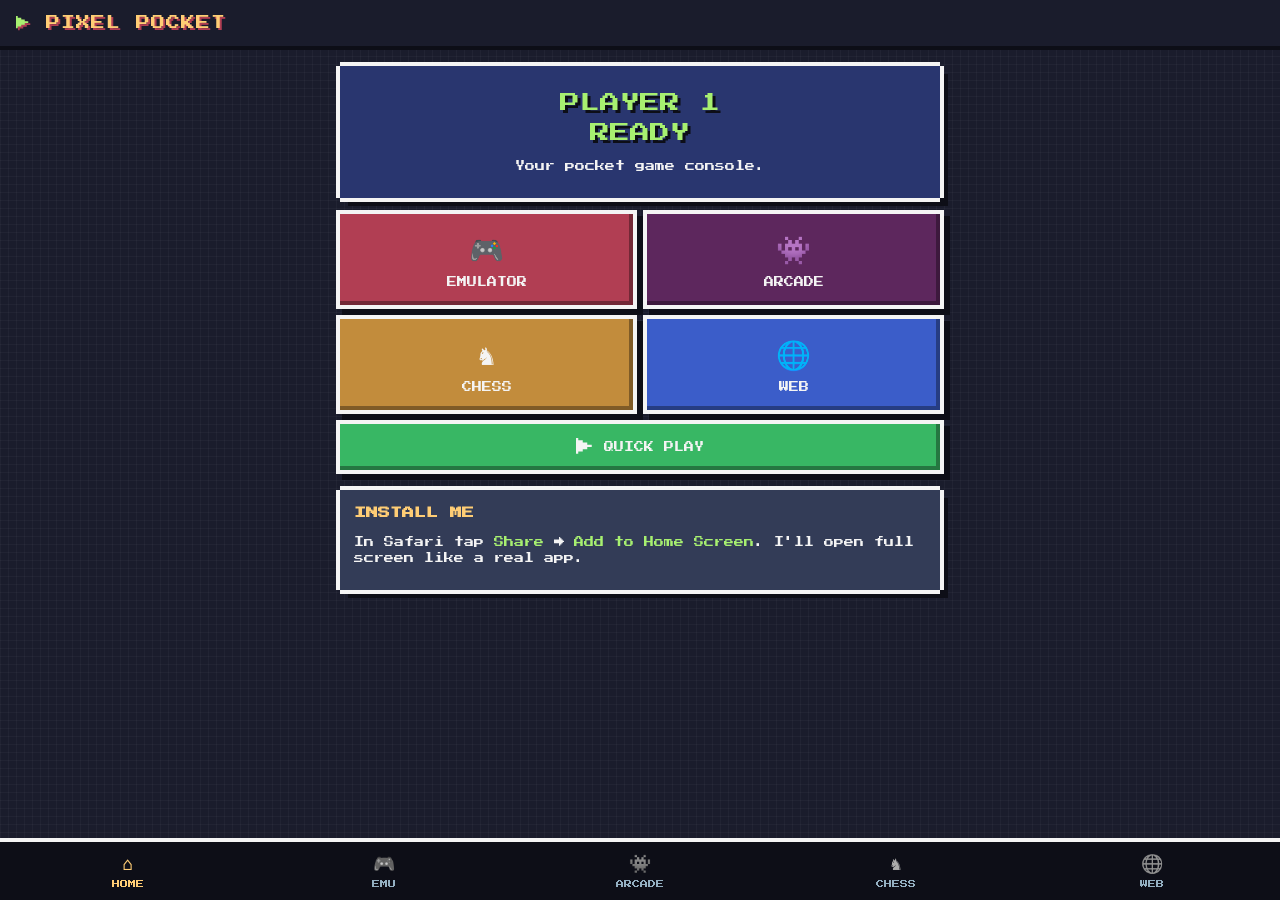
<file: index.html>
<!doctype html>
<html lang="en">
<head>
<meta charset="utf-8">
<meta name="viewport" content="width=device-width, initial-scale=1, viewport-fit=cover, user-scalable=no">
<title>Pixel Pocket</title>
<meta name="apple-mobile-web-app-capable" content="yes">
<meta name="mobile-web-app-capable" content="yes">
<meta name="apple-mobile-web-app-status-bar-style" content="black-translucent">
<meta name="apple-mobile-web-app-title" content="Pixel Pocket">
<meta name="theme-color" content="#1a1c2c">
<link rel="manifest" href="manifest.webmanifest">
<link rel="apple-touch-icon" href="icon-180.png">
<link rel="icon" type="image/png" href="icon-192.png">
<link rel="preconnect" href="https://fonts.googleapis.com">
<link href="https://fonts.googleapis.com/css2?family=Press+Start+2P&display=swap" rel="stylesheet">
<link rel="stylesheet" href="style.css">
</head>
<body>
<header class="top">
  <div class="logo"><span class="blink">&#9654;</span> PIXEL POCKET</div>
</header>

<main>
  <!-- HOME -->
  <section id="view-home" class="view active">
    <div class="panel hero">
      <div class="hero-title">PLAYER 1<br>READY</div>
      <p class="small">Your pocket game console.</p>
    </div>
    <div class="grid2">
      <button class="tile" data-go="games"><span class="ico">&#127918;</span>EMULATOR</button>
      <button class="tile" data-go="arcade"><span class="ico">&#128126;</span>ARCADE</button>
      <button class="tile" data-href="chess.html"><span class="ico">&#9822;&#65038;</span>CHESS</button>
      <button class="tile" data-go="web"><span class="ico">&#127760;</span>WEB</button>
      <button class="tile wide" id="home-continue"><span class="ico">&#9654;</span>CONTINUE</button>
    </div>
    <div class="panel" id="install-hint">
      <h3>INSTALL ME</h3>
      <p class="small">In Safari tap <b>Share</b> &#8594; <b>Add to Home Screen</b>. I'll open full screen like a real app.</p>
    </div>
  </section>

  <!-- EMULATOR LIBRARY -->
  <section id="view-games" class="view">
    <div class="panel">
      <h3>GAME LIBRARY</h3>
      <p class="small">Load game files from your iPhone (Files app). Use games you own or free homebrew.</p>
      <label class="btn big" for="rom-input">+ ADD GAME FILE</label>
      <input id="rom-input" type="file" multiple hidden>
      <p class="tiny" id="storage-info"></p>
    </div>
    <div class="chips" id="filter-chips"></div>
    <div id="library"></div>
    <div class="panel">
      <h3>SUPPORTED</h3>
      <ul class="small list">
        <li><b>GB / GBC</b> .gb .gbc</li>
        <li><b>GBA</b> .gba</li>
        <li><b>NES</b> .nes</li>
        <li><b>SNES</b> .sfc .smc</li>
        <li><b>GENESIS</b> .md .gen .smd .bin</li>
        <li><b>PS1</b> .chd .pbp .iso .bin (single file)</li>
        <li><b>.zip / .7z</b> you'll pick the system</li>
      </ul>
      <p class="tiny">PS1 tip: one-file formats (.chd or .pbp) work best. Multi-file .cue + .bin sets won't load.</p>
    </div>
  </section>

  <!-- ARCADE -->
  <section id="view-arcade" class="view">
    <div class="panel">
      <h3>ARCADE</h3>
      <p class="small">Built-in games. No files needed. They work offline too.</p>
    </div>
    <div id="arcade-list"></div>
  </section>

  <!-- WEB -->
  <section id="view-web" class="view">
    <div class="panel">
      <h3>AD BLOCK SETUP</h3>
      <p class="small">iPhones only let ad blockers run inside Safari or at the network level. A home-screen app can't do it. Do this once and it covers Safari everywhere:</p>
      <ol class="small list steps">
        <li>Install <b>AdGuard</b> (free) from the App Store.</li>
        <li>Open it and turn protection on.</li>
        <li>Go to <b>Settings &#8594; Apps &#8594; Safari &#8594; Extensions</b>. Turn on every AdGuard item.</li>
        <li>Done. Links below open in Safari with ads blocked.</li>
      </ol>
      <details class="small">
        <summary>BLOCK ADS IN EVERY APP (optional)</summary>
        <ol class="list steps">
          <li>Make a free account at <b>nextdns.io</b>.</li>
          <li>In <b>Privacy</b>, add the "AdGuard DNS filter" blocklist.</li>
          <li>In <b>Setup</b>, choose iOS and install the profile it gives you.</li>
          <li>Approve it in <b>Settings &#8594; General &#8594; VPN &amp; Device Management</b>.</li>
        </ol>
        <p class="tiny">No blocker catches 100% of ads, and some sites stop working when they detect one.</p>
      </details>
    </div>

    <div class="panel">
      <h3>FREE ANIME (LEGAL)</h3>
      <div class="links" id="links-anime"></div>
    </div>

    <div class="panel">
      <h3>MY LINKS</h3>
      <form id="link-form" class="row">
        <input id="link-name" placeholder="NAME" maxlength="20" autocomplete="off">
        <input id="link-url" placeholder="https://..." inputmode="url" autocomplete="off">
        <button class="btn" type="submit">ADD</button>
      </form>
      <div class="links" id="links-mine"></div>
    </div>

    <div class="panel">
      <h3>FREE GAMES TO EMULATE</h3>
      <p class="small">Legal homebrew games, made by indie devs for old consoles:</p>
      <div class="links" id="links-homebrew"></div>
    </div>
  </section>
</main>

<nav class="tabs">
  <button data-go="home" class="on"><span>&#8962;</span>HOME</button>
  <button data-go="games"><span>&#127918;</span>EMU</button>
  <button data-go="arcade"><span>&#128126;</span>ARCADE</button>
  <button data-href="chess.html"><span>&#9822;&#65038;</span>CHESS</button>
  <button data-go="web"><span>&#127760;</span>WEB</button>
</nav>

<!-- System picker modal -->
<div class="modal" id="sys-modal" hidden>
  <div class="panel">
    <h3>WHICH SYSTEM?</h3>
    <p class="small" id="sys-file"></p>
    <div class="grid2" id="sys-buttons"></div>
    <button class="btn ghost" id="sys-cancel">CANCEL</button>
  </div>
</div>

<!-- Arcade player -->
<div class="arcade-screen" id="arcade-screen" hidden>
  <div class="arcade-top">
    <button class="btn" id="arcade-exit">&#9664; EXIT</button>
    <span id="arcade-title"></span>
    <span id="arcade-score">0</span>
  </div>
  <canvas id="arcade-canvas" width="160" height="144"></canvas>
  <div class="pad">
    <div class="dpad">
      <button data-k="up" class="u">&#9650;</button>
      <button data-k="left" class="l">&#9664;</button>
      <button data-k="right" class="r">&#9654;</button>
      <button data-k="down" class="d">&#9660;</button>
    </div>
    <button class="abtn" data-k="a">A</button>
  </div>
</div>

<div class="toast" id="toast" hidden></div>

<script src="game-snake.js"></script>
<script src="game-dodge.js"></script>
<script src="app.js"></script>
</body>
</html>
</file>
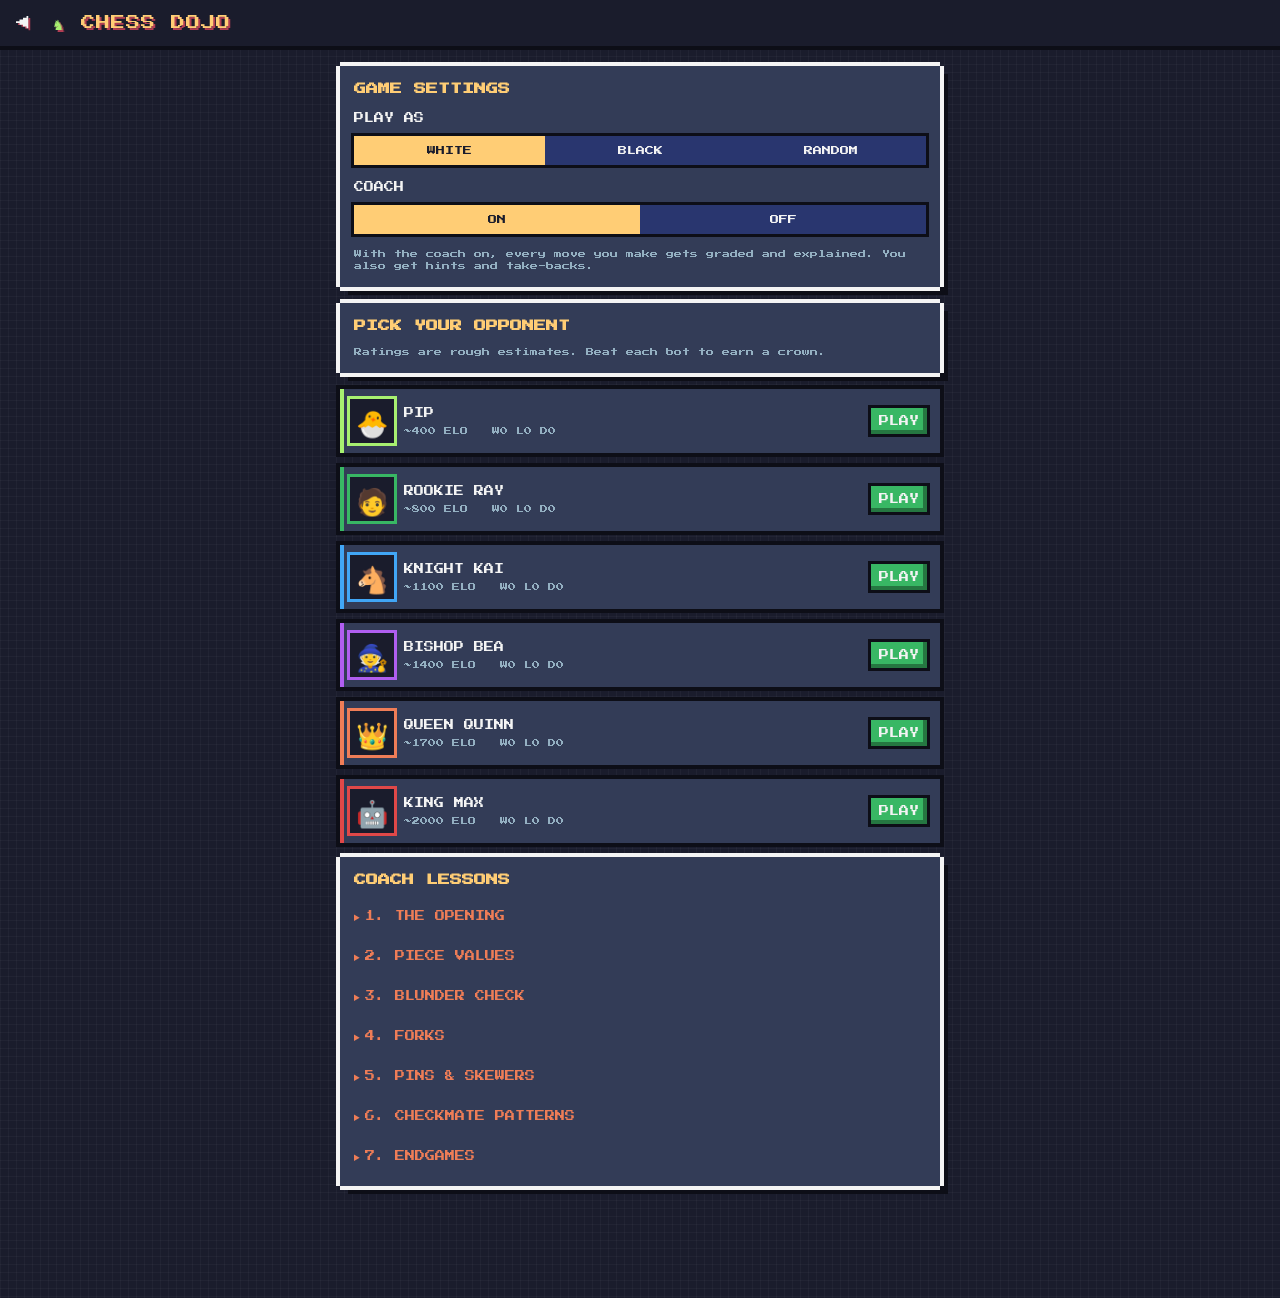
<file: chess.html>
<!doctype html>
<html lang="en">
<head>
<meta charset="utf-8">
<meta name="viewport" content="width=device-width, initial-scale=1, viewport-fit=cover, user-scalable=no">
<title>Pixel Pocket - Chess</title>
<meta name="apple-mobile-web-app-capable" content="yes">
<meta name="apple-mobile-web-app-status-bar-style" content="black-translucent">
<meta name="theme-color" content="#1a1c2c">
<link rel="manifest" href="manifest.webmanifest">
<link rel="apple-touch-icon" href="icon-180.png">
<link href="https://fonts.googleapis.com/css2?family=Press+Start+2P&display=swap" rel="stylesheet">
<link rel="stylesheet" href="style.css">
<link rel="stylesheet" href="chess.css">
</head>
<body>
<header class="top">
  <div class="logo"><a href="index.html#home" class="back">&#9664;</a> <span class="blink">&#9822;</span> CHESS DOJO</div>
</header>

<main>
  <!-- LOBBY -->
  <section id="lobby" class="view active">
    <div class="panel" id="resume-box" hidden>
      <h3>GAME IN PROGRESS</h3>
      <p class="small" id="resume-text"></p>
      <button class="btn green" id="resume-btn">RESUME</button>
      <button class="btn ghost" id="resume-drop">DISCARD</button>
    </div>

    <div class="panel">
      <h3>GAME SETTINGS</h3>
      <p class="small">PLAY AS</p>
      <div class="seg" id="seg-color">
        <button data-v="w" class="on">WHITE</button><button data-v="b">BLACK</button><button data-v="r">RANDOM</button>
      </div>
      <p class="small">COACH</p>
      <div class="seg" id="seg-coach">
        <button data-v="on" class="on">ON</button><button data-v="off">OFF</button>
      </div>
      <p class="tiny">With the coach on, every move you make gets graded and explained. You also get hints and take-backs.</p>
    </div>

    <div class="panel">
      <h3>PICK YOUR OPPONENT</h3>
      <p class="tiny">Ratings are rough estimates. Beat each bot to earn a crown.</p>
    </div>
    <div id="bot-list"></div>

    <div class="panel">
      <h3>COACH LESSONS</h3>
      <div id="lessons"></div>
    </div>
  </section>

  <!-- GAME -->
  <section id="game" class="view">
    <div class="opp">
      <div class="avatar" id="opp-face"></div>
      <div class="opp-meta">
        <div id="opp-name"></div>
        <div class="tiny" id="opp-elo"></div>
      </div>
      <div class="bubble" id="opp-say"></div>
    </div>

    <div class="board-wrap">
      <div class="evalbar" id="evalbar"><div id="eval-fill"></div><span id="eval-num">0.0</span></div>
      <div class="board" id="board"></div>
    </div>

    <div class="coach panel" id="coach">
      <div class="coach-head"><span class="coach-face">&#129417;</span> COACH OWL <span class="grade" id="grade"></span></div>
      <p class="small" id="coach-text">Your move! Tap a piece, then tap where it should go.</p>
    </div>

    <div class="controls">
      <button class="btn" id="btn-hint">HINT</button>
      <button class="btn" id="btn-undo">UNDO</button>
      <button class="btn ghost" id="btn-flip">FLIP</button>
      <button class="btn ghost" id="btn-resign">RESIGN</button>
    </div>

    <div class="panel">
      <h3>MOVES</h3>
      <div class="movelist" id="movelist"></div>
    </div>
  </section>
</main>

<!-- promotion picker -->
<div class="modal" id="promo" hidden>
  <div class="panel">
    <h3>PROMOTE TO</h3>
    <div class="promo-row" id="promo-row"></div>
  </div>
</div>

<!-- end of game -->
<div class="modal" id="end" hidden>
  <div class="panel">
    <h3 id="end-title"></h3>
    <p class="small" id="end-sub"></p>
    <div id="end-report"></div>
    <button class="btn green" id="end-again">REMATCH</button>
    <button class="btn" id="end-review">VIEW BOARD</button>
    <button class="btn ghost" id="end-lobby">PICK BOT</button>
  </div>
</div>

<div class="toast" id="toast" hidden></div>

<script src="chess-engine.js"></script>
<script src="chess-ui.js"></script>
</body>
</html>
</file>
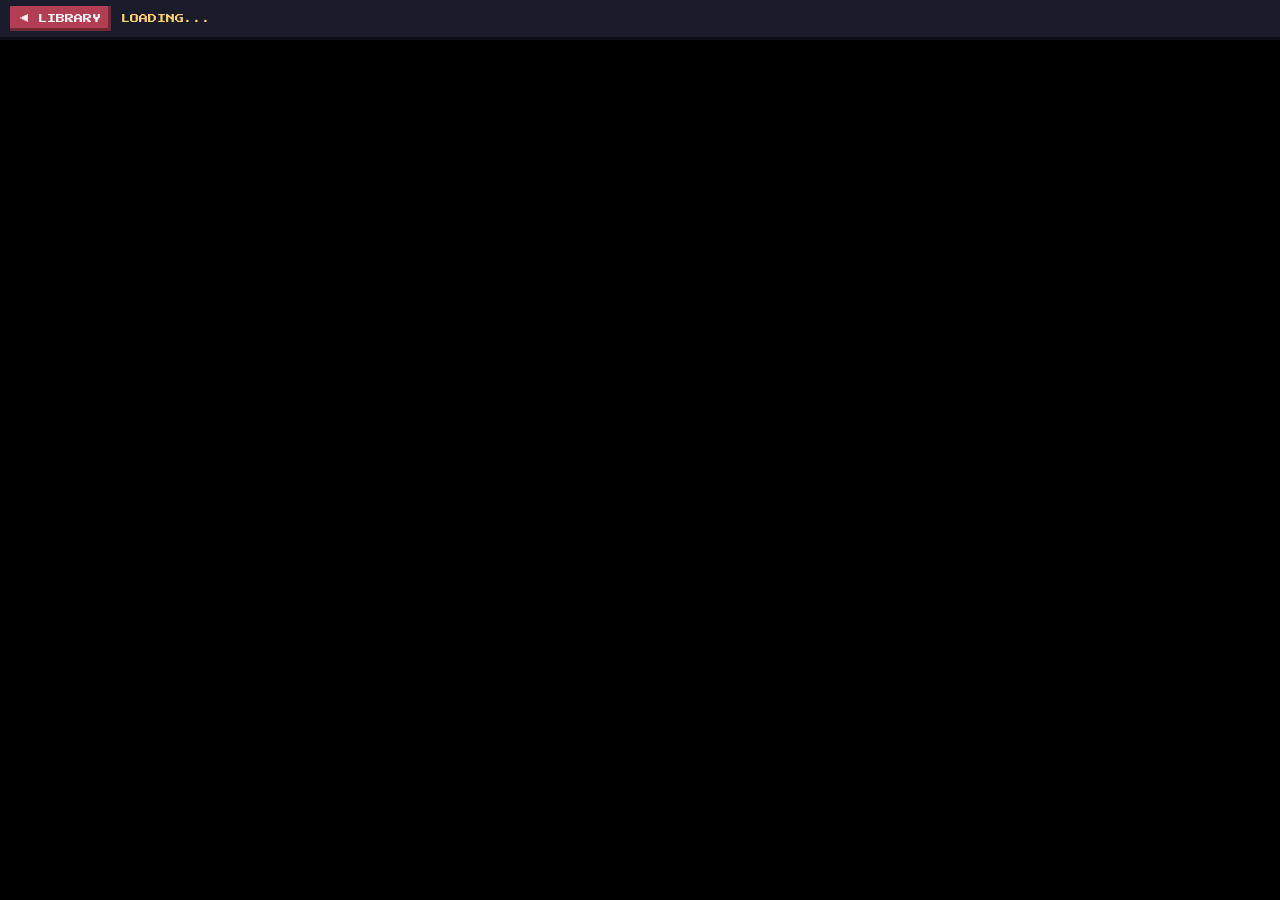
<file: play.html>
<!doctype html>
<html lang="en">
<head>
<meta charset="utf-8">
<meta name="viewport" content="width=device-width, initial-scale=1, viewport-fit=cover, user-scalable=no">
<title>Pixel Pocket - Play</title>
<meta name="apple-mobile-web-app-capable" content="yes">
<meta name="apple-mobile-web-app-status-bar-style" content="black-translucent">
<meta name="theme-color" content="#000000">
<link rel="apple-touch-icon" href="icon-180.png">
<link href="https://fonts.googleapis.com/css2?family=Press+Start+2P&display=swap" rel="stylesheet">
<style>
  html, body { margin: 0; height: 100%; background: #000; color: #f4f4f4; font-family: "Press Start 2P", ui-monospace, monospace; overflow: hidden; }
  .bar { position: fixed; top: 0; left: 0; right: 0; z-index: 10; display: flex; gap: 10px; align-items: center;
         padding: calc(env(safe-area-inset-top, 0px) + 6px) 10px 6px; background: #1a1c2c; font-size: 9px; border-bottom: 3px solid #0d0e17; }
  .bar a { color: #f4f4f4; background: #b13e53; padding: 8px 10px; text-decoration: none; box-shadow: inset -3px -3px 0 rgba(0,0,0,.35); }
  .bar span { overflow: hidden; text-overflow: ellipsis; white-space: nowrap; color: #ffcd75; }
  #wrap { position: fixed; left: 0; right: 0; bottom: 0; top: calc(env(safe-area-inset-top, 0px) + 44px); }
  #game { width: 100%; height: 100%; }
  .msg { padding: 80px 20px; text-align: center; font-size: 10px; line-height: 2; }
</style>
</head>
<body>
<div class="bar"><a href="index.html#games">&#9664; LIBRARY</a><span id="title">LOADING...</span></div>
<div id="wrap"><div id="game"></div></div>
<script>
(async () => {
  const id = new URLSearchParams(location.search).get('id');
  const CORES = { gb: 'gb', gba: 'gba', nes: 'nes', snes: 'snes', segaMD: 'segaMD', psx: 'psx' };
  const fail = (m) => { document.getElementById('game').innerHTML = '<div class="msg">' + m + '</div>'; };

  function getGame() {
    return new Promise((res, rej) => {
      const r = indexedDB.open('pixelpocket', 1);
      r.onupgradeneeded = () => r.result.createObjectStore('games', { keyPath: 'id' });
      r.onerror = () => rej(r.error);
      r.onsuccess = () => {
        const db = r.result;
        const st = db.transaction('games', 'readwrite').objectStore('games');
        const g = st.get(id);
        g.onsuccess = () => {
          const rec = g.result;
          if (rec) { rec.lastPlayed = Date.now(); st.put(rec); }
          res(rec);
        };
        g.onerror = () => rej(g.error);
      };
    });
  }

  let rec;
  try { rec = await getGame(); } catch (e) { return fail('COULD NOT OPEN STORAGE'); }
  if (!rec) return fail('GAME NOT FOUND.<br>GO BACK AND ADD IT AGAIN.');
  document.getElementById('title').textContent = rec.title;
  document.title = rec.title;

  // numeric id so each game keeps its own settings
  let hash = 0; for (const c of rec.id) hash = (hash * 31 + c.charCodeAt(0)) | 0;

  window.EJS_player = '#game';
  window.EJS_core = CORES[rec.system];
  window.EJS_gameUrl = new File([rec.data], rec.fileName);
  window.EJS_gameName = rec.title.replace(/[#<$+%>!`&*'|{}/\\?"=@:^\r\n]/g, '');
  window.EJS_gameID = Math.abs(hash);
  window.EJS_pathtodata = 'https://cdn.emulatorjs.org/4.2.3/data/';
  window.EJS_color = '#b13e53';
  window.EJS_backgroundColor = '#000000';
  window.EJS_DEBUG_XX = location.hash === '#debug';

  const s = document.createElement('script');
  s.src = window.EJS_pathtodata + 'loader.js';
  s.onerror = () => fail('NEED INTERNET THE FIRST TIME<br>TO DOWNLOAD THE EMULATOR.');
  document.body.appendChild(s);
})();
</script>
</body>
</html>
</file>
<file: style.css>
:root {
  --bg: #1a1c2c;
  --bg2: #29366f;
  --panel: #333c57;
  --line: #f4f4f4;
  --ink: #f4f4f4;
  --dim: #94b0c2;
  --pink: #b13e53;
  --orange: #ef7d57;
  --yellow: #ffcd75;
  --green: #a7f070;
  --teal: #38b764;
  --blue: #41a6f6;
  --shadow: #0d0e17;
  --font: "Press Start 2P", ui-monospace, Menlo, monospace;
  --safe-t: env(safe-area-inset-top, 0px);
  --safe-b: env(safe-area-inset-bottom, 0px);
}

* { box-sizing: border-box; -webkit-tap-highlight-color: transparent; }
html, body { margin: 0; height: 100%; }
body {
  background: var(--bg);
  background-image:
    linear-gradient(rgba(255,255,255,.03) 1px, transparent 1px),
    linear-gradient(90deg, rgba(255,255,255,.03) 1px, transparent 1px);
  background-size: 8px 8px;
  color: var(--ink);
  font-family: var(--font);
  font-size: 12px;
  line-height: 1.6;
  -webkit-user-select: none;
  user-select: none;
  overscroll-behavior: none;
}
input { -webkit-user-select: text; user-select: text; }

.top {
  position: sticky; top: 0; z-index: 5;
  padding: calc(var(--safe-t) + 12px) 16px 12px;
  background: var(--bg);
  border-bottom: 4px solid var(--shadow);
}
.logo { color: var(--yellow); font-size: 14px; text-shadow: 2px 2px 0 var(--pink); letter-spacing: 1px; }
.blink { animation: blink 1s steps(1) infinite; color: var(--green); }
@keyframes blink { 50% { opacity: 0; } }

main { padding: 16px 16px calc(var(--safe-b) + 96px); max-width: 640px; margin: 0 auto; }
.view { display: none; }
.view.active { display: block; animation: pop .15s steps(3); }
@keyframes pop { from { transform: translateY(6px); opacity: .4; } }

h3 { font-size: 12px; margin: 0 0 10px; color: var(--yellow); }
.small { font-size: 10px; color: var(--ink); }
.tiny { font-size: 8px; color: var(--dim); margin: 8px 0 0; }
b { color: var(--green); font-weight: normal; }

/* pixel boxes */
.panel {
  background: var(--panel);
  padding: 14px;
  margin-bottom: 16px;
  box-shadow:
    0 -4px 0 0 var(--line), 0 4px 0 0 var(--line),
    -4px 0 0 0 var(--line), 4px 0 0 0 var(--line),
    8px 8px 0 0 var(--shadow);
  margin-left: 4px; margin-right: 4px;
}
.hero { text-align: center; background: var(--bg2); }
.hero-title { font-size: 20px; color: var(--green); text-shadow: 3px 3px 0 var(--shadow); margin: 8px 0; line-height: 1.5; }

.btn, .tile, .tabs button, .chips button, .pad button {
  font-family: var(--font);
  color: var(--ink);
  border: 0;
  cursor: pointer;
}
.btn {
  display: inline-block;
  background: var(--pink);
  padding: 10px 12px;
  font-size: 10px;
  box-shadow: inset -4px -4px 0 0 rgba(0,0,0,.35), 0 0 0 3px var(--shadow);
  text-decoration: none;
  margin: 3px;
}
.btn:active, .tile:active { transform: translate(2px, 2px); box-shadow: inset 4px 4px 0 0 rgba(0,0,0,.35), 0 0 0 3px var(--shadow); }
.btn.big { display: block; text-align: center; padding: 14px; font-size: 12px; background: var(--teal); margin: 12px 3px 4px; }
.btn.ghost { background: var(--bg2); }
.btn.green { background: var(--teal); }

.grid2 { display: grid; grid-template-columns: 1fr 1fr; gap: 14px; margin: 0 4px 20px; }
.tile {
  background: var(--bg2);
  padding: 18px 8px;
  font-size: 10px;
  display: flex; flex-direction: column; align-items: center; gap: 10px;
  box-shadow: inset -4px -4px 0 0 rgba(0,0,0,.35), 0 0 0 4px var(--line), 6px 6px 0 4px var(--shadow);
}
.tile .ico { font-size: 28px; }
.tile:nth-child(1) { background: var(--pink); }
.tile:nth-child(2) { background: #5d275d; }
.tile:nth-child(3) { background: #c28c3c; }
.tile:nth-child(4) { background: #3b5dc9; }
.tile:nth-child(5) { background: var(--teal); }
.tile.wide { grid-column: 1 / -1; flex-direction: row; justify-content: center; padding: 14px 8px; }
.tile.wide .ico { font-size: 18px; }

.list { padding-left: 18px; margin: 6px 0; }
.list li { margin: 6px 0; }
.steps li { margin: 10px 0; }
details summary { color: var(--orange); cursor: pointer; margin-top: 8px; }

/* bottom tabs */
.tabs {
  position: fixed; left: 0; right: 0; bottom: 0; z-index: 10;
  display: grid; grid-template-columns: repeat(5, 1fr);
  background: var(--shadow);
  border-top: 4px solid var(--line);
  padding-bottom: var(--safe-b);
}
.tabs button {
  background: none; padding: 10px 0 12px; font-size: 8px; color: var(--dim);
  display: flex; flex-direction: column; align-items: center; gap: 6px;
}
.tabs button span { font-size: 18px; filter: grayscale(1); }
.tabs button.on { color: var(--yellow); }
.tabs button.on span { filter: none; }

/* library */
.chips { display: flex; gap: 8px; overflow-x: auto; margin: 0 4px 16px; padding: 4px; }
.chips button { background: var(--bg2); font-size: 8px; padding: 8px 10px; white-space: nowrap; box-shadow: 0 0 0 3px var(--shadow); }
.chips button.on { background: var(--yellow); color: var(--bg); }
.game {
  display: flex; align-items: center; gap: 10px;
  background: var(--panel); padding: 10px; margin: 0 4px 14px;
  box-shadow: 0 0 0 4px var(--shadow), inset 4px 0 0 0 var(--c, var(--blue));
}
.badge { font-size: 8px; padding: 6px 4px; background: var(--c, var(--blue)); color: var(--bg); min-width: 52px; text-align: center; }
.game .meta { flex: 1; min-width: 0; }
.game .name { font-size: 10px; overflow: hidden; text-overflow: ellipsis; white-space: nowrap; }
.game .sub { font-size: 8px; color: var(--dim); margin-top: 4px; }
.game .btn { padding: 8px; }
.empty { text-align: center; color: var(--dim); font-size: 10px; padding: 24px 8px; }

/* links */
.links { display: flex; flex-wrap: wrap; gap: 4px; }
.links .btn { background: #3b5dc9; }
.links .mine { position: relative; padding-right: 28px; }
.links .mine i { position: absolute; right: 8px; top: 50%; transform: translateY(-50%); font-style: normal; color: var(--yellow); }
.row { display: flex; gap: 6px; flex-wrap: wrap; margin-bottom: 8px; }
.row input {
  flex: 1 1 100px; min-width: 0; font-family: var(--font); font-size: 16px; /* 16px stops iOS zoom */
  background: var(--bg); color: var(--ink); border: 0; padding: 8px;
  box-shadow: inset 0 0 0 3px var(--shadow);
}
.row input::placeholder { font-size: 10px; color: var(--dim); }

/* modal */
.modal { position: fixed; inset: 0; z-index: 50; background: rgba(13,14,23,.85); display: flex; align-items: center; justify-content: center; padding: 16px; }
.modal[hidden] { display: none; }
.modal .panel { width: 100%; max-width: 420px; }
.modal .grid2 { margin: 12px 0; gap: 10px; }
.modal .grid2 .btn { margin: 0; padding: 12px 6px; }

/* arcade */
.arcade-screen {
  position: fixed; inset: 0; z-index: 40; background: #222034;
  display: flex; flex-direction: column; align-items: center;
  padding: calc(var(--safe-t) + 10px) 12px calc(var(--safe-b) + 16px);
}
.arcade-screen[hidden] { display: none; }
.arcade-top { width: 100%; max-width: 480px; display: flex; justify-content: space-between; align-items: center; font-size: 10px; margin-bottom: 12px; }
#arcade-score { color: var(--yellow); }
#arcade-canvas {
  width: min(100%, 480px, calc((100vh - 330px) * 160 / 144));
  aspect-ratio: 160 / 144;
  image-rendering: pixelated;
  background: #0f380f;
  box-shadow: 0 0 0 6px var(--shadow), 0 0 0 10px var(--dim);
}
.pad { width: 100%; max-width: 420px; display: flex; justify-content: space-between; align-items: center; margin-top: auto; padding: 16px 8px 0; }
.dpad { position: relative; width: 150px; height: 150px; }
.dpad button {
  position: absolute; width: 50px; height: 50px; background: #45444f; font-size: 16px;
  box-shadow: inset -4px -4px 0 rgba(0,0,0,.4), 0 0 0 3px var(--shadow);
  touch-action: none;
}
.dpad .u { left: 50px; top: 0; } .dpad .d { left: 50px; top: 100px; }
.dpad .l { left: 0; top: 50px; } .dpad .r { left: 100px; top: 50px; }
.dpad button.down, .abtn.down { transform: translate(2px,2px); filter: brightness(1.3); }
.abtn {
  width: 76px; height: 76px; border-radius: 50%; background: var(--pink); font-size: 18px;
  box-shadow: inset -5px -5px 0 rgba(0,0,0,.4), 0 0 0 4px var(--shadow);
  touch-action: none;
}

.toast {
  position: fixed; left: 50%; bottom: calc(var(--safe-b) + 90px); transform: translateX(-50%);
  background: var(--yellow); color: var(--bg); padding: 10px 14px; font-size: 10px; z-index: 60;
  box-shadow: 0 0 0 4px var(--shadow); max-width: 90vw; text-align: center;
}
.toast[hidden] { display: none; }

@media (prefers-reduced-motion: reduce) { .blink, .view.active { animation: none; } }
</file>
<file: chess.css>
.back { color: var(--ink); text-decoration: none; padding-right: 6px; }

.seg { display: flex; gap: 0; margin: 6px 0 14px; box-shadow: 0 0 0 3px var(--shadow); }
.seg button { flex: 1; font-family: var(--font); font-size: 9px; color: var(--ink); background: var(--bg2); border: 0; padding: 10px 4px; }
.seg button.on { background: var(--yellow); color: var(--bg); }

.bot { cursor: pointer; }
.bot .face, .avatar { font-size: 26px; width: 44px; height: 44px; display: flex; align-items: center; justify-content: center; background: var(--bg); box-shadow: 0 0 0 3px var(--c, var(--blue)); }
.crown { color: var(--yellow); }

/* game */
.opp { display: flex; align-items: center; gap: 10px; margin: 0 4px 12px; position: relative; }
.opp-meta { font-size: 10px; }
.bubble { margin-left: auto; max-width: 52%; background: var(--line); color: var(--bg); font-size: 8px; line-height: 1.6; padding: 8px; position: relative; box-shadow: 0 0 0 3px var(--shadow); }
.bubble:empty { display: none; }
.bubble::before { content: ''; position: absolute; left: -8px; top: 50%; margin-top: -4px; border: 4px solid transparent; border-right-color: var(--line); }

.board-wrap { display: flex; gap: 6px; margin: 0 4px 14px; }
.evalbar { width: 16px; position: relative; background: #1a1c2c; box-shadow: 0 0 0 3px var(--shadow); overflow: hidden; }
.evalbar #eval-fill { position: absolute; left: 0; right: 0; bottom: 0; height: 50%; background: #f4f4f4; transition: height .3s steps(6); }
.evalbar.flip #eval-fill { bottom: auto; top: 0; }
#eval-num { position: absolute; left: 0; right: 0; top: 50%; transform: translateY(-50%) rotate(-90deg); font-size: 6px; text-align: center; color: var(--orange); mix-blend-mode: difference; white-space: nowrap; }
.evalbar.hide { display: none; }

.board {
  flex: 1; aspect-ratio: 1; display: grid; grid-template-columns: repeat(8, 1fr); grid-template-rows: repeat(8, 1fr);
  box-shadow: 0 0 0 4px var(--shadow), 0 0 0 8px var(--line), 8px 8px 0 8px var(--shadow);
  touch-action: manipulation;
}
.sq { position: relative; display: flex; align-items: center; justify-content: center; }
.sq.l { background: #e8d6a8; } .sq.d { background: #8f6248; }
.sq.last.l { background: #f3e27a; } .sq.last.d { background: #c9a43c; }
.sq.sel { box-shadow: inset 0 0 0 4px #41a6f6; }
.sq.hint { box-shadow: inset 0 0 0 4px #a7f070; animation: blink 0.8s steps(1) infinite; }
.sq.check { background: #e04848 !important; }
.sq.dot::after { content: ''; width: 26%; height: 26%; background: rgba(26,28,44,.45); }
.sq.cap::after { content: ''; position: absolute; inset: 6%; border: 4px solid rgba(26,28,44,.45); }
.pc {
  font-family: "Apple Symbols", "Segoe UI Symbol", "Noto Sans Symbols 2", sans-serif;
  font-size: min(9.4vw, 52px); line-height: 1; pointer-events: none; transform: translateY(-4%);
}
.pc.w { color: #ffffff; text-shadow: 2px 0 0 #1a1c2c, -2px 0 0 #1a1c2c, 0 2px 0 #1a1c2c, 0 -2px 0 #1a1c2c, 2px 2px 0 #1a1c2c; }
.pc.b { color: #1a1c2c; text-shadow: 1px 0 0 #5c5c66, -1px 0 0 #5c5c66, 0 1px 0 #5c5c66, 0 -1px 0 #5c5c66; }
.coord { position: absolute; font-size: 6px; font-family: var(--font); opacity: .7; pointer-events: none; }
.coord.f { right: 2px; bottom: 2px; } .coord.r { left: 2px; top: 2px; }
.sq.l .coord { color: #8f6248; } .sq.d .coord { color: #e8d6a8; }

.coach { min-height: 92px; }
.coach.hide { display: none; }
.coach-head { font-size: 10px; color: var(--yellow); margin-bottom: 8px; display: flex; align-items: center; gap: 8px; }
.coach-face { font-size: 18px; }
.grade { margin-left: auto; font-size: 8px; padding: 4px 6px; color: var(--bg); }
.grade:empty { display: none; }
.g-best { background: #a7f070; } .g-good { background: #38b764; } .g-book { background: #94b0c2; }
.g-inacc { background: #ffcd75; } .g-mistake { background: #ef7d57; } .g-blunder { background: #e04848; color: #fff !important; }

.controls { display: grid; grid-template-columns: repeat(4, 1fr); gap: 6px; margin: 0 4px 18px; }
.controls .btn { margin: 0; padding: 12px 2px; font-size: 8px; text-align: center; }
.controls .btn:disabled { opacity: .4; }

.movelist { font-size: 9px; line-height: 2; display: grid; grid-template-columns: 30px 1fr 1fr; }
.movelist .n { color: var(--dim); }
.movelist .mv.cur { color: var(--yellow); }
.movelist .tag { font-size: 7px; margin-left: 4px; }

.promo-row { display: grid; grid-template-columns: repeat(4, 1fr); gap: 8px; }
.promo-row button { background: #e8d6a8; border: 0; aspect-ratio: 1; box-shadow: 0 0 0 3px var(--shadow); }

#end-report { margin: 12px 0; }
.rep { display: flex; justify-content: space-between; font-size: 9px; margin: 6px 0; }
.acc { font-size: 18px; color: var(--green); text-align: center; margin: 10px 0; }

.lesson summary { font-size: 10px; color: var(--orange); padding: 8px 0; cursor: pointer; }
.lesson p, .lesson li { font-size: 9px; line-height: 1.8; }
.lesson ul { padding-left: 16px; }
</file>
